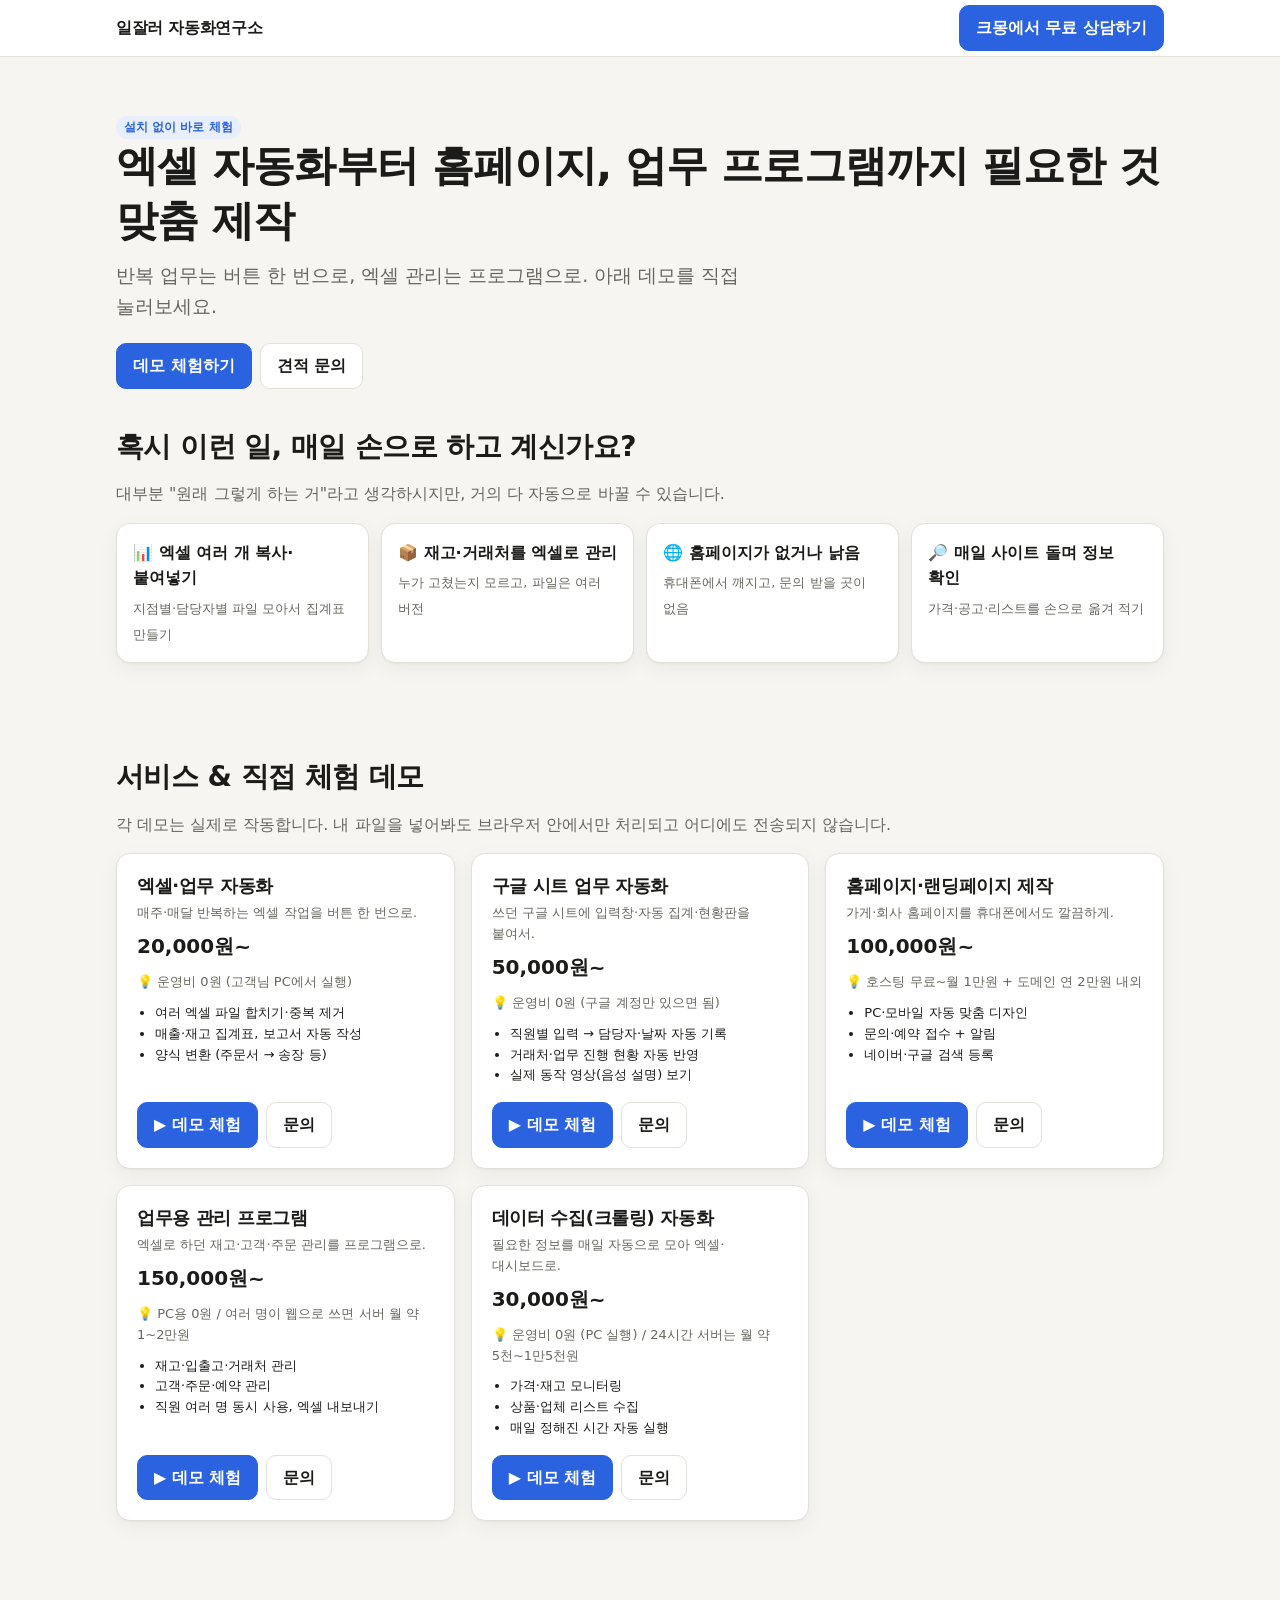
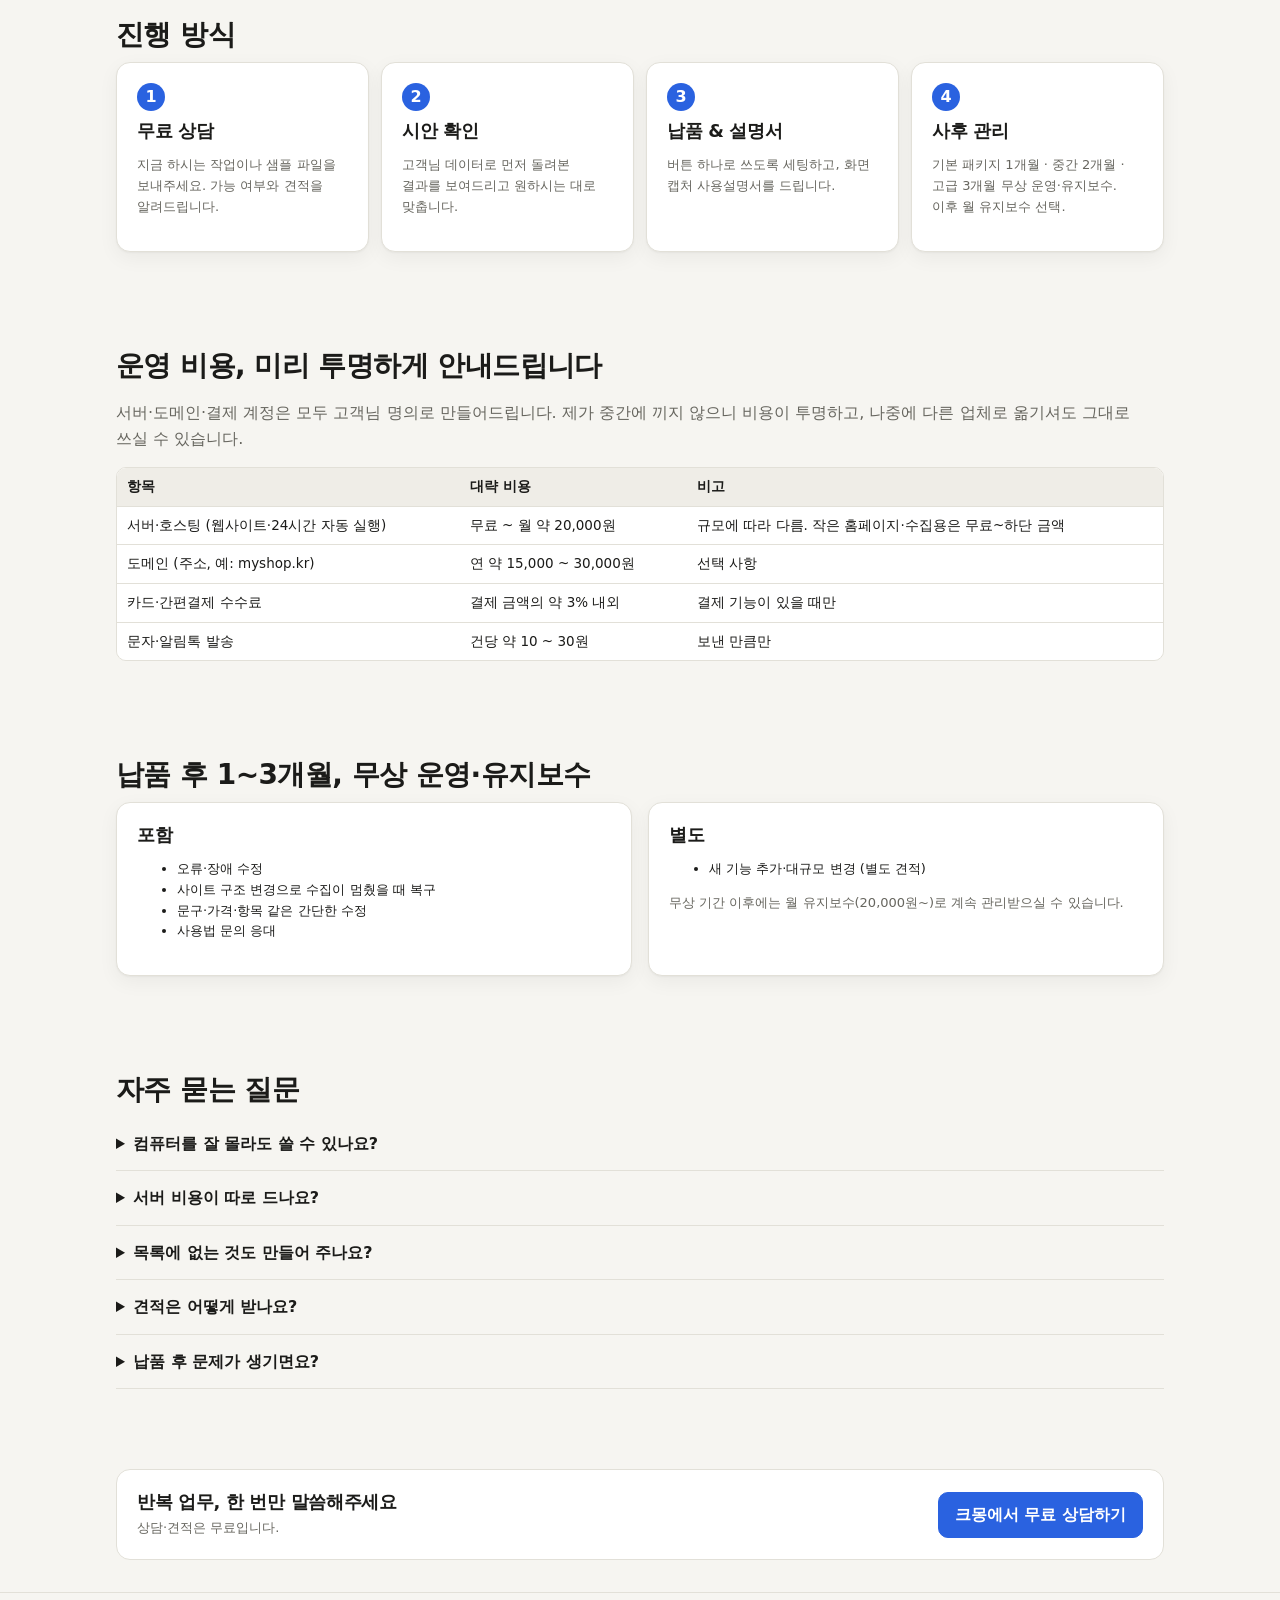
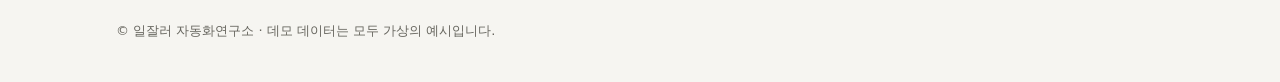
<file: index.html>
<!doctype html>
<html lang="ko">
<head>
<meta charset="utf-8">
<meta name="viewport" content="width=device-width, initial-scale=1">
<title>업무 자동화 포트폴리오</title>
<meta name="description" content="엑셀·주문 처리, 데이터 수집, 예약 웹페이지 자동화 — 직접 체험해보는 데모">
<link rel="stylesheet" href="assets/style.css">
<style>
  .hero { padding: 56px 0 32px; }
  .hero p.lead { font-size: clamp(16px, 2.2vw, 19px); color: var(--muted); max-width: 640px; margin: 0 0 22px; }
  .pain { display: grid; grid-template-columns: repeat(auto-fit, minmax(220px, 1fr)); gap: 12px; }
  .pain .card { padding: 16px; }
  .pain b { display: block; margin-bottom: 4px; }
  .svc .price { font-size: 20px; font-weight: 800; margin: 6px 0 10px; }
  .svc ul { padding-left: 18px; margin: 10px 0 16px; }
  .svc { display: flex; flex-direction: column; }
  .svc .actions { margin-top: auto; display: flex; gap: 8px; flex-wrap: wrap; }
  .steps { counter-reset: s; display: grid; grid-template-columns: repeat(auto-fit, minmax(200px, 1fr)); gap: 12px; }
  .steps .card::before { counter-increment: s; content: counter(s); display: inline-grid; place-items: center; width: 28px; height: 28px; border-radius: 50%; background: var(--accent); color: var(--accent-ink); font-weight: 800; margin-bottom: 8px; }
  details { border-bottom: 1px solid var(--border); padding: 14px 0; }
  summary { font-weight: 700; cursor: pointer; }
  details p { margin: 8px 0 0; color: var(--muted); }
</style>
</head>
<body>
<header class="top"><div class="wrap">
  <a class="logo" href="index.html" data-brand></a>
  <a class="btn primary" data-kmong data-contact-text></a>
</div></header>

<main class="wrap">
  <div class="hero">
    <span class="badge">설치 없이 바로 체험</span>
    <h1 id="tagline"></h1>
    <p class="lead" id="subTagline"></p>
    <div class="row">
      <a class="btn primary" href="#services">데모 체험하기</a>
      <a class="btn" data-kmong>견적 문의</a>
    </div>
  </div>

  <section style="padding-top:8px">
    <h2>혹시 이런 일, 매일 손으로 하고 계신가요?</h2>
    <p class="muted">대부분 "원래 그렇게 하는 거"라고 생각하시지만, 거의 다 자동으로 바꿀 수 있습니다.</p>
    <div class="pain">
      <div class="card"><b>📊 엑셀 여러 개 복사·붙여넣기</b><span class="muted small">지점별·담당자별 파일 모아서 집계표 만들기</span></div>
      <div class="card"><b>📦 재고·거래처를 엑셀로 관리</b><span class="muted small">누가 고쳤는지 모르고, 파일은 여러 버전</span></div>
      <div class="card"><b>🌐 홈페이지가 없거나 낡음</b><span class="muted small">휴대폰에서 깨지고, 문의 받을 곳이 없음</span></div>
      <div class="card"><b>🔎 매일 사이트 돌며 정보 확인</b><span class="muted small">가격·공고·리스트를 손으로 옮겨 적기</span></div>
    </div>
  </section>

  <section id="services">
    <h2>서비스 & 직접 체험 데모</h2>
    <p class="muted">각 데모는 실제로 작동합니다. 내 파일을 넣어봐도 브라우저 안에서만 처리되고 어디에도 전송되지 않습니다.</p>
    <div class="grid c3" id="svcList"></div>
  </section>

  <section>
    <h2>진행 방식</h2>
    <div class="steps">
      <div class="card"><h3>무료 상담</h3><p class="muted small">지금 하시는 작업이나 샘플 파일을 보내주세요. 가능 여부와 견적을 알려드립니다.</p></div>
      <div class="card"><h3>시안 확인</h3><p class="muted small">고객님 데이터로 먼저 돌려본 결과를 보여드리고 원하시는 대로 맞춥니다.</p></div>
      <div class="card"><h3>납품 & 설명서</h3><p class="muted small">버튼 하나로 쓰도록 세팅하고, 화면 캡처 사용설명서를 드립니다.</p></div>
      <div class="card"><h3>사후 관리</h3><p class="muted small" id="aftercareShort"></p></div>
    </div>
  </section>

  <section>
    <h2>운영 비용, 미리 투명하게 안내드립니다</h2>
    <p class="muted" id="costNote"></p>
    <div id="costTable"></div>
  </section>

  <section>
    <h2>납품 후 <span id="acMonths"></span>개월, 무상 운영·유지보수</h2>
    <div class="grid c2">
      <div class="card"><h3>포함</h3><ul class="small" id="acIn"></ul></div>
      <div class="card"><h3>별도</h3><ul class="small" id="acOut"></ul><p class="muted small" id="acAfter"></p></div>
    </div>
  </section>

  <section>
    <h2>자주 묻는 질문</h2>
    <div id="faq"></div>
  </section>

  <div class="cta-bar">
    <div><h3 style="margin:0">반복 업무, 한 번만 말씀해주세요</h3><span class="muted small">상담·견적은 무료입니다.</span></div>
    <a class="btn primary" data-kmong data-contact-text></a>
  </div>
</main>

<footer><div class="wrap">© <span data-brand></span> · 데모 데이터는 모두 가상의 예시입니다.</div></footer>

<script src="config.js"></script>
<script src="assets/common.js"></script>
<script>
  const S = window.SITE;
  document.getElementById("tagline").textContent = S.tagline;
  document.getElementById("subTagline").textContent = S.subTagline;
  document.getElementById("svcList").innerHTML = S.services.map((s) => `
    <div class="card svc">
      <h3>${U.esc(s.name)}</h3>
      <div class="muted small">${U.esc(s.desc)}</div>
      <div class="price">${U.esc(s.price)}</div>
      <div class="small muted">💡 ${U.esc(s.runCost || "")}</div>
      <ul class="small">${s.items.map((i) => `<li>${U.esc(i)}</li>`).join("")}</ul>
      <div class="actions">
        <a class="btn primary" href="${U.esc(s.demo)}">▶ 데모 체험</a>
        <a class="btn" href="${U.esc(S.kmongUrl)}" target="_blank" rel="noopener">문의</a>
      </div>
    </div>`).join("");
  const ac = S.aftercare;
  document.getElementById("aftercareShort").textContent = `${ac.detail} 무상 운영·유지보수. 이후 월 유지보수 선택.`;
  document.getElementById("acMonths").textContent = ac.months;
  document.getElementById("acIn").innerHTML = ac.included.map((i) => `<li>${U.esc(i)}</li>`).join("");
  document.getElementById("acOut").innerHTML = ac.excluded.map((i) => `<li>${U.esc(i)}</li>`).join("");
  document.getElementById("acAfter").textContent = ac.after;
  document.getElementById("costNote").textContent = S.costNote;
  document.getElementById("costTable").innerHTML = U.table(["항목", "대략 비용", "비고"], S.costs);
  const faq = [...S.faq, ["납품 후 문제가 생기면요?", `패키지에 따라 ${ac.detail} 동안 오류 수정과 수시 관리를 무상으로 해드립니다. ${ac.after}`]];
  document.getElementById("faq").innerHTML = faq
    .map(([q, a]) => `<details><summary>${U.esc(q)}</summary><p>${U.esc(a)}</p></details>`).join("");
</script>
</body>
</html>
</file>
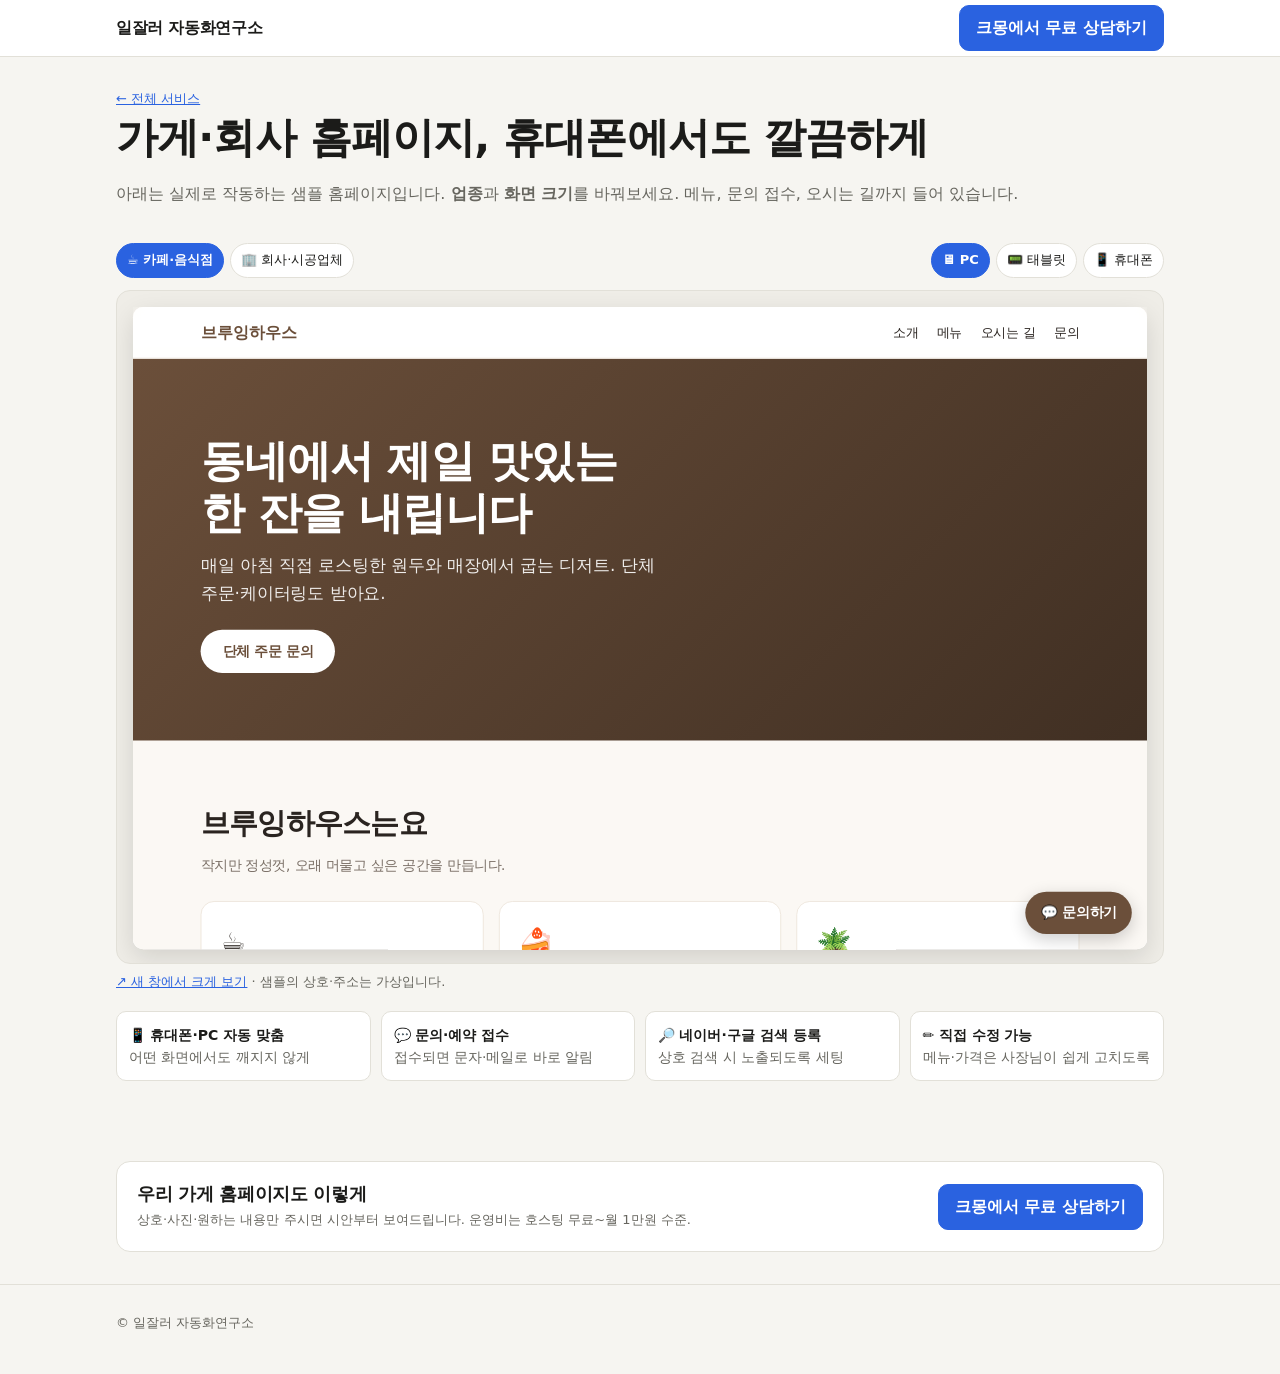
<file: demo-homepage.html>
<!doctype html>
<html lang="ko">
<head>
<meta charset="utf-8">
<meta name="viewport" content="width=device-width, initial-scale=1">
<title>홈페이지 제작 샘플</title>
<link rel="stylesheet" href="assets/style.css">
<style>
  .viewer { background: var(--surface-2); border: 1px solid var(--border); border-radius: var(--radius); padding: 16px; overflow: hidden; }
  .stage { margin: 0 auto; transform-origin: top left; }
  .frame { background: #fff; border-radius: 12px; overflow: hidden; box-shadow: 0 10px 30px rgba(0,0,0,.12); }
  .frame.phone { border: 10px solid #1b1b19; border-radius: 30px; }
  iframe { display: block; border: 0; background: #fff; }
  .checks { display: grid; grid-template-columns: repeat(auto-fit, minmax(200px, 1fr)); gap: 10px; margin-top: 18px; }
  .checks div { background: var(--surface); border: 1px solid var(--border); border-radius: 10px; padding: 12px; font-size: 14px; }
</style>
</head>
<body>
<header class="top"><div class="wrap">
  <a class="logo" href="index.html" data-brand></a>
  <a class="btn primary" data-kmong data-contact-text></a>
</div></header>

<main class="wrap">
  <div class="demo-head">
    <a href="index.html" class="small">← 전체 서비스</a>
    <h1>가게·회사 홈페이지, 휴대폰에서도 깔끔하게</h1>
    <p class="muted">아래는 실제로 작동하는 샘플 홈페이지입니다. <b>업종</b>과 <b>화면 크기</b>를 바꿔보세요. 메뉴, 문의 접수, 오시는 길까지 들어 있습니다.</p>
  </div>

  <section style="padding-top:12px">
    <div class="row" style="justify-content:space-between;margin-bottom:12px">
      <div class="chips" id="types"></div>
      <div class="chips" id="sizes"></div>
    </div>
    <div class="viewer" id="viewer"><div class="stage" id="stage"><div class="frame" id="frame"><iframe id="ifr" title="샘플 홈페이지"></iframe></div></div></div>
    <p class="small muted" style="margin-top:8px"><a id="openNew" target="_blank" rel="noopener">↗ 새 창에서 크게 보기</a> · 샘플의 상호·주소는 가상입니다.</p>

    <div class="checks">
      <div>📱 <b>휴대폰·PC 자동 맞춤</b><br><span class="muted">어떤 화면에서도 깨지지 않게</span></div>
      <div>💬 <b>문의·예약 접수</b><br><span class="muted">접수되면 문자·메일로 바로 알림</span></div>
      <div>🔎 <b>네이버·구글 검색 등록</b><br><span class="muted">상호 검색 시 노출되도록 세팅</span></div>
      <div>✏️ <b>직접 수정 가능</b><br><span class="muted">메뉴·가격은 사장님이 쉽게 고치도록</span></div>
    </div>
  </section>

  <div class="cta-bar">
    <div><h3 style="margin:0">우리 가게 홈페이지도 이렇게</h3><span class="muted small">상호·사진·원하는 내용만 주시면 시안부터 보여드립니다. 운영비는 호스팅 무료~월 1만원 수준.</span></div>
    <a class="btn primary" data-kmong data-contact-text></a>
  </div>
</main>
<footer><div class="wrap">© <span data-brand></span></div></footer>

<script src="config.js"></script>
<script src="assets/common.js"></script>
<script>
const TYPES = [["cafe", "☕ 카페·음식점"], ["biz", "🏢 회사·시공업체"]];
const SIZES = [["pc", "🖥 PC", 1200, 760], ["tablet", "📟 태블릿", 768, 900], ["phone", "📱 휴대폰", 375, 720]];
const v = { type: "cafe", size: "pc" };
function render() {
  const [, , w, h] = SIZES.find((s) => s[0] === v.size);
  const url = `samples/site.html?type=${v.type}`;
  if (ifr.getAttribute("src") !== url) ifr.src = url;
  openNew.href = url;
  ifr.style.width = w + "px"; ifr.style.height = h + "px";
  frame.className = "frame" + (v.size === "phone" ? " phone" : "");
  // 화면보다 넓으면 비율 그대로 축소해서 보여준다
  const outer = w + (v.size === "phone" ? 20 : 0);
  const scale = Math.min(1, (viewer.clientWidth - 32) / outer);
  stage.style.width = outer + "px";
  stage.style.transform = `scale(${scale})`;
  stage.style.marginLeft = Math.max(0, (viewer.clientWidth - 32 - outer * scale) / 2) + "px";
  viewer.style.height = (h + (v.size === "phone" ? 20 : 0)) * scale + 32 + "px";
  types.innerHTML = TYPES.map(([k, l]) => `<button class="chip ${v.type === k ? "on" : ""}" data-type="${k}">${l}</button>`).join("");
  sizes.innerHTML = SIZES.map(([k, l]) => `<button class="chip ${v.size === k ? "on" : ""}" data-size="${k}">${l}</button>`).join("");
  types.querySelectorAll("[data-type]").forEach((b) => (b.onclick = () => { v.type = b.dataset.type; render(); }));
  sizes.querySelectorAll("[data-size]").forEach((b) => (b.onclick = () => { v.size = b.dataset.size; render(); }));
}
addEventListener("resize", render);
render();
</script>
</body>
</html>
</file>
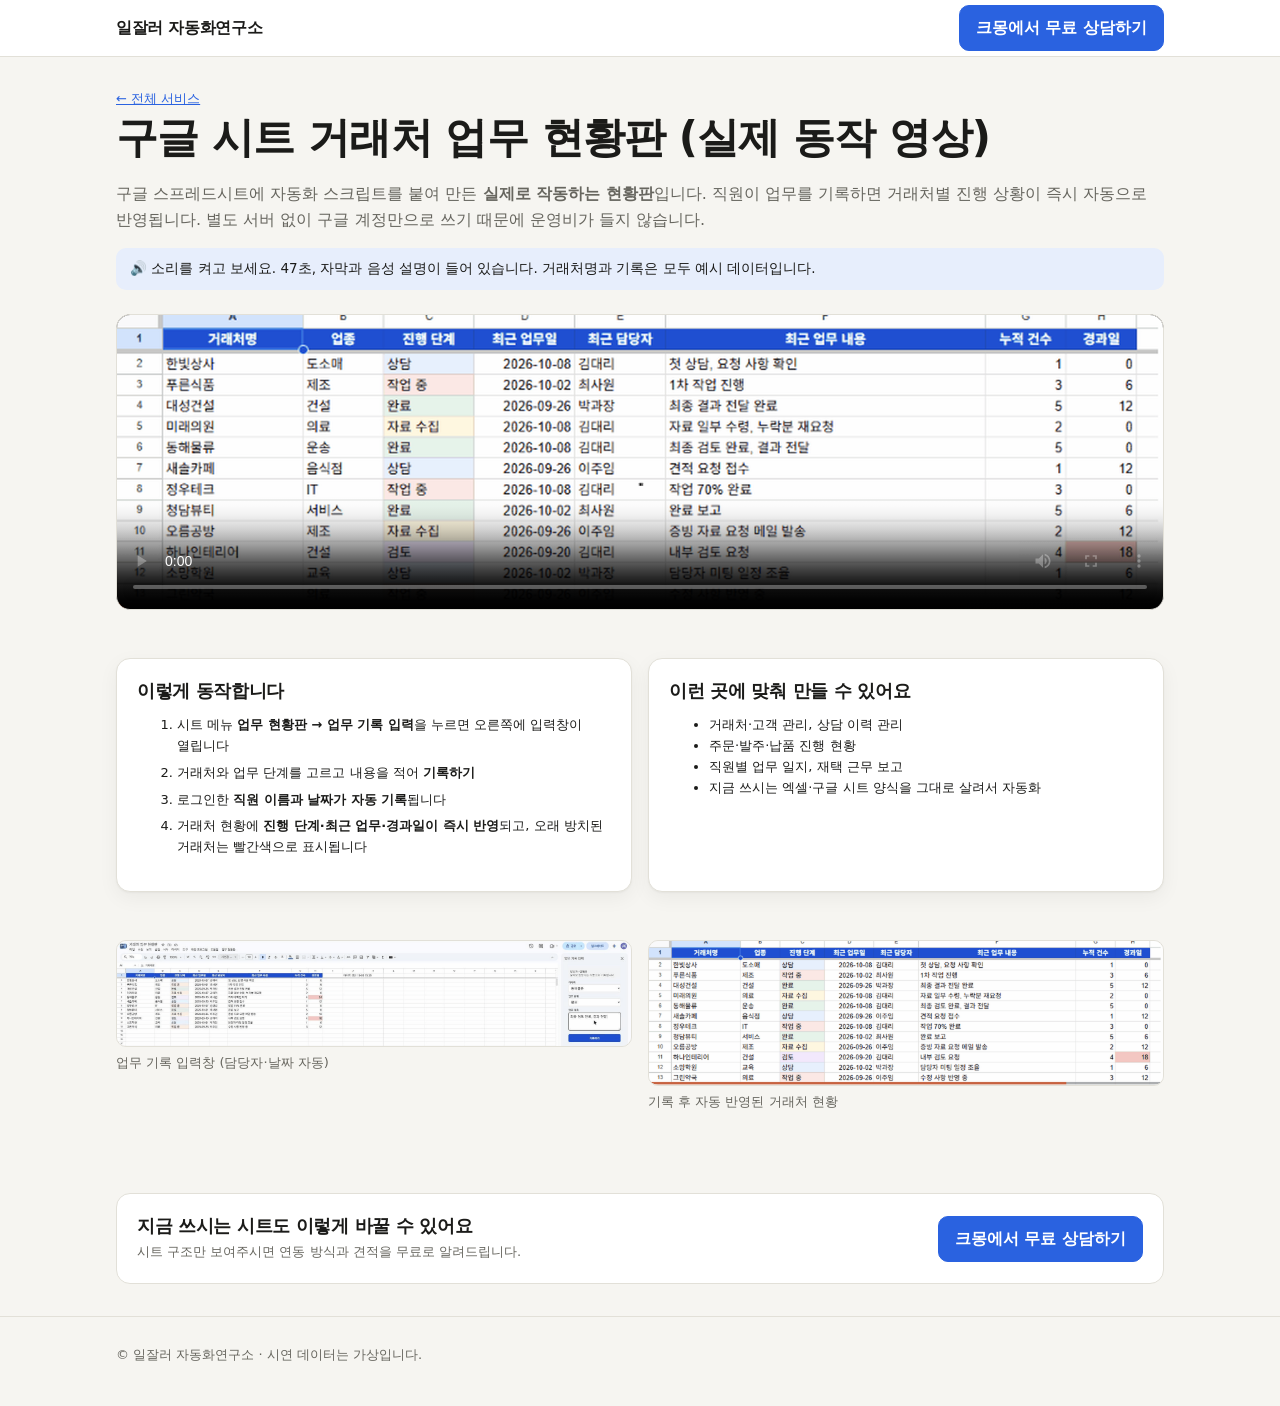
<file: demo-sheet.html>
<!doctype html>
<html lang="ko">
<head>
<meta charset="utf-8">
<meta name="viewport" content="width=device-width, initial-scale=1">
<title>구글 시트 업무 현황판</title>
<link rel="stylesheet" href="assets/style.css">
<style>
  video { width: 100%; border-radius: var(--radius); border: 1px solid var(--border); background: #000; display: block; }
  .shots img { width: 100%; border-radius: 10px; border: 1px solid var(--border); display: block; }
  .shots figcaption { font-size: 13px; color: var(--muted); margin-top: 6px; }
  ol.flow li { margin: 6px 0; }
</style>
</head>
<body>
<header class="top"><div class="wrap">
  <a class="logo" href="index.html" data-brand></a>
  <a class="btn primary" data-kmong data-contact-text></a>
</div></header>

<main class="wrap">
  <div class="demo-head">
    <a href="index.html" class="small">← 전체 서비스</a>
    <h1>구글 시트 거래처 업무 현황판 (실제 동작 영상)</h1>
    <p class="muted">구글 스프레드시트에 자동화 스크립트를 붙여 만든 <b>실제로 작동하는 현황판</b>입니다. 직원이 업무를 기록하면 거래처별 진행 상황이 즉시 자동으로 반영됩니다. 별도 서버 없이 구글 계정만으로 쓰기 때문에 운영비가 들지 않습니다.</p>
    <div class="notice">🔊 소리를 켜고 보세요. 47초, 자막과 음성 설명이 들어 있습니다. 거래처명과 기록은 모두 예시 데이터입니다.</div>
  </div>

  <section style="padding-top:16px">
    <video src="assets/shots/sheet_demo.mp4" controls playsinline preload="metadata" poster="assets/shots/sheet_result.png"></video>
  </section>

  <section style="padding-top:0">
    <div class="grid c2">
      <div class="card">
        <h3>이렇게 동작합니다</h3>
        <ol class="flow small">
          <li>시트 메뉴 <b>업무 현황판 → 업무 기록 입력</b>을 누르면 오른쪽에 입력창이 열립니다</li>
          <li>거래처와 업무 단계를 고르고 내용을 적어 <b>기록하기</b></li>
          <li>로그인한 <b>직원 이름과 날짜가 자동 기록</b>됩니다</li>
          <li>거래처 현황에 <b>진행 단계·최근 업무·경과일이 즉시 반영</b>되고, 오래 방치된 거래처는 빨간색으로 표시됩니다</li>
        </ol>
      </div>
      <div class="card">
        <h3>이런 곳에 맞춰 만들 수 있어요</h3>
        <ul class="small">
          <li>거래처·고객 관리, 상담 이력 관리</li>
          <li>주문·발주·납품 진행 현황</li>
          <li>직원별 업무 일지, 재택 근무 보고</li>
          <li>지금 쓰시는 엑셀·구글 시트 양식을 그대로 살려서 자동화</li>
        </ul>
      </div>
    </div>
  </section>

  <section style="padding-top:0" class="shots">
    <div class="grid c2">
      <figure style="margin:0"><img src="assets/shots/sheet_input.png" alt="업무 기록 입력창"><figcaption>업무 기록 입력창 (담당자·날짜 자동)</figcaption></figure>
      <figure style="margin:0"><img src="assets/shots/sheet_result.png" alt="자동 반영된 거래처 현황"><figcaption>기록 후 자동 반영된 거래처 현황</figcaption></figure>
    </div>
  </section>

  <div class="cta-bar">
    <div><h3 style="margin:0">지금 쓰시는 시트도 이렇게 바꿀 수 있어요</h3><span class="muted small">시트 구조만 보여주시면 연동 방식과 견적을 무료로 알려드립니다.</span></div>
    <a class="btn primary" data-kmong data-contact-text></a>
  </div>
</main>
<footer><div class="wrap">© <span data-brand></span> · 시연 데이터는 가상입니다.</div></footer>
<script src="config.js"></script>
<script src="assets/common.js"></script>
</body>
</html>
</file>
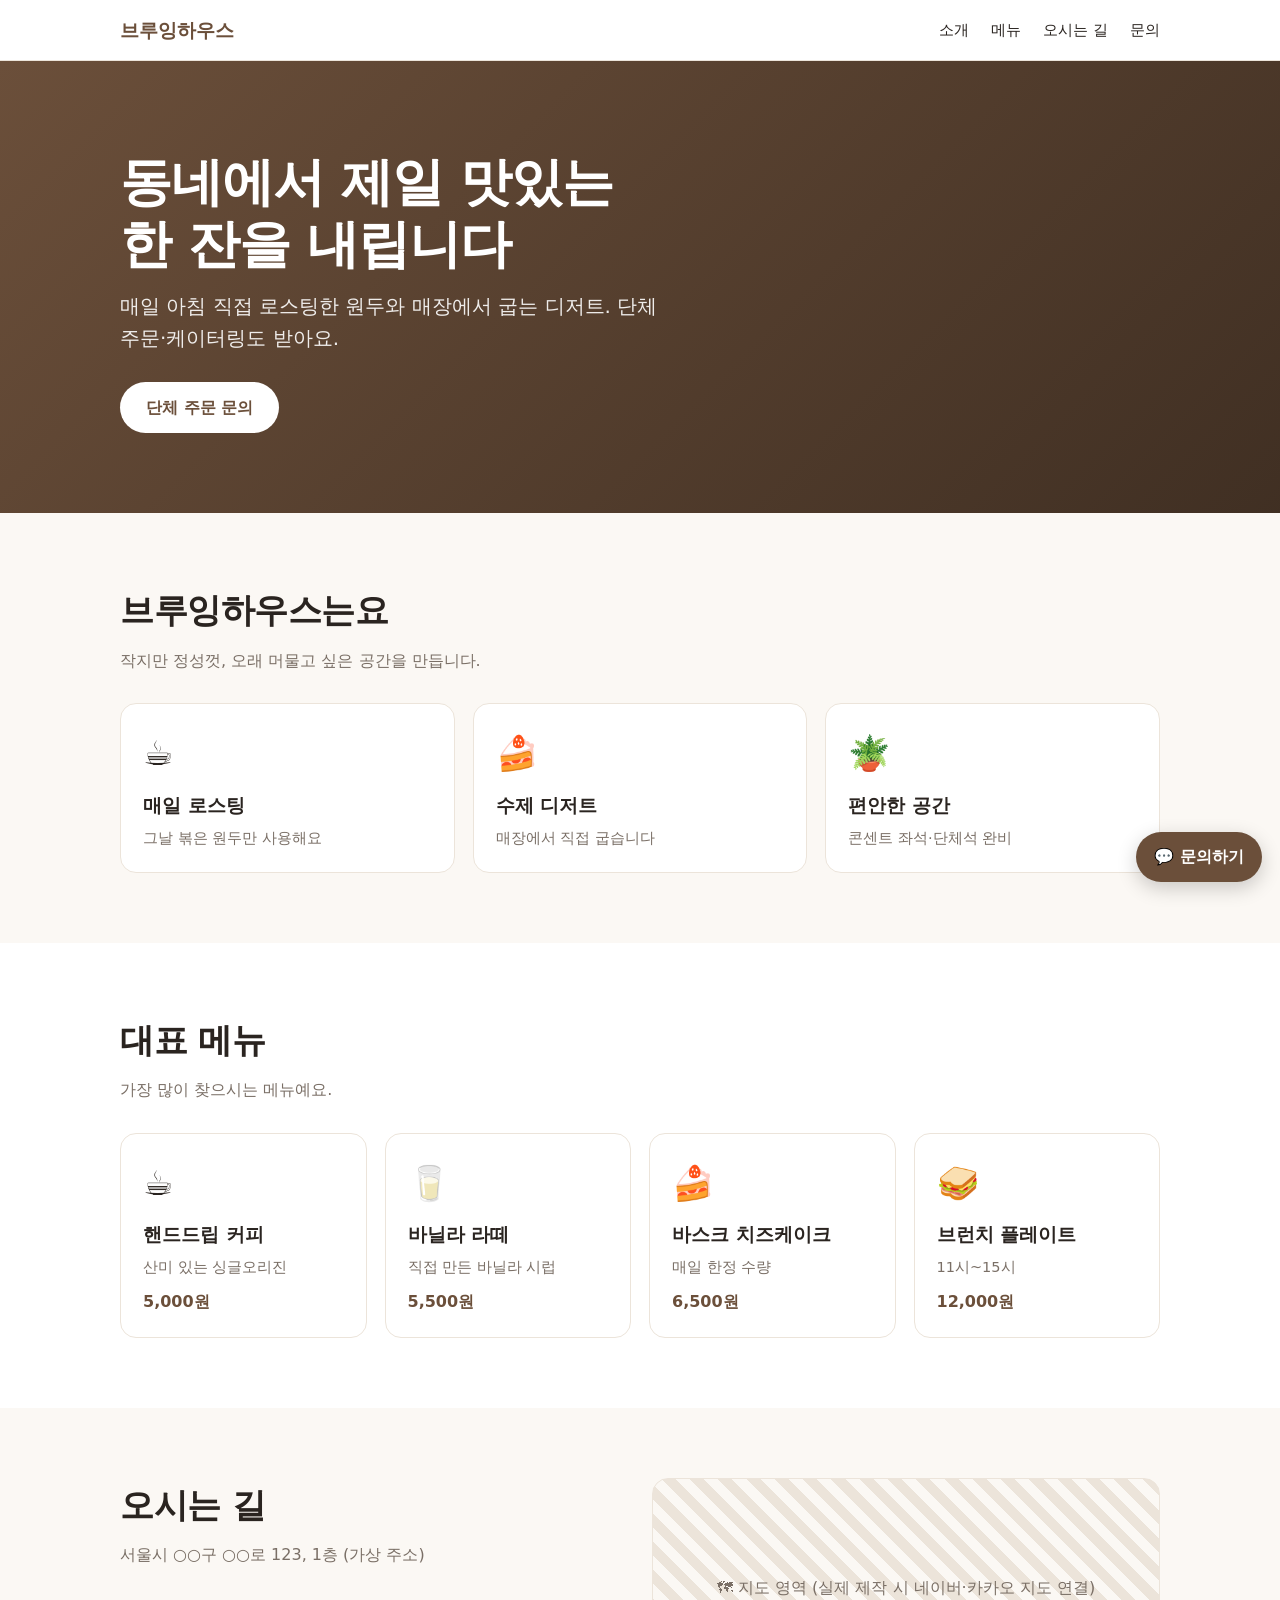
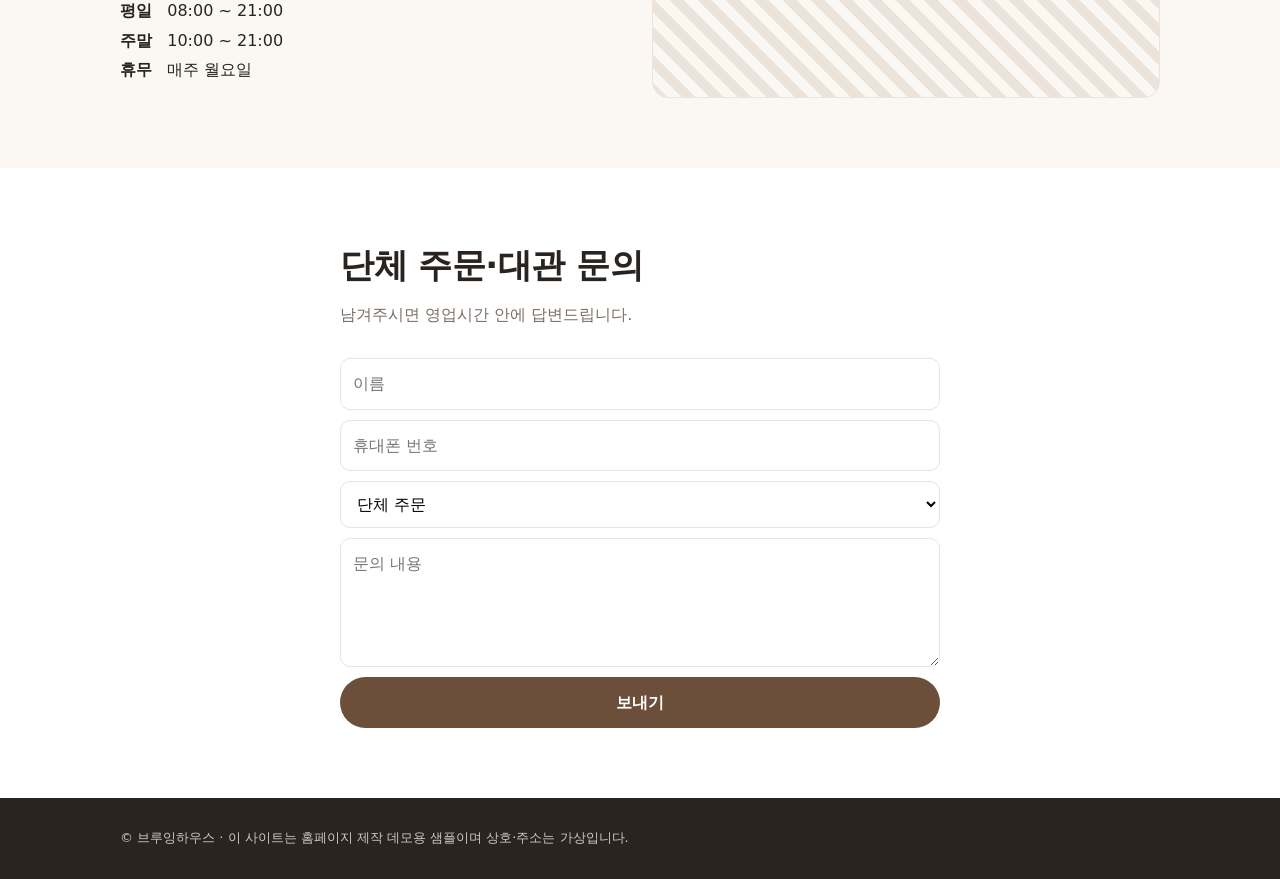
<file: samples/site.html>
<!doctype html>
<html lang="ko">
<head>
<meta charset="utf-8">
<meta name="viewport" content="width=device-width, initial-scale=1">
<title>샘플 홈페이지</title>
<!-- 홈페이지 제작 데모용 샘플 사이트. ?type=cafe | biz 로 업종 전환. 모든 상호·주소는 가상 -->
<style>
  :root { --main: #6b4f3a; --main-ink: #fff; --bg: #fbf8f4; --text: #2a2420; --muted: #7a6f66; --card: #fff; --line: #ece4da; }
  body.biz { --main: #1f4fd1; --bg: #f6f8fc; --text: #16203a; --muted: #5d6680; --line: #e1e6f0; }
  * { box-sizing: border-box; }
  body { margin: 0; font-family: "Pretendard","Malgun Gothic",system-ui,sans-serif; background: var(--bg); color: var(--text); line-height: 1.6; word-break: keep-all; }
  a { color: inherit; }
  .wrap { max-width: 1080px; margin: 0 auto; padding: 0 20px; }
  nav { position: sticky; top: 0; background: rgba(255,255,255,.92); backdrop-filter: blur(6px); border-bottom: 1px solid var(--line); z-index: 5; }
  nav .wrap { display: flex; align-items: center; justify-content: space-between; height: 60px; }
  nav b { font-size: 19px; color: var(--main); }
  nav .links { display: flex; gap: 22px; font-size: 15px; }
  nav .links a { text-decoration: none; }
  .menu-btn { display: none; background: none; border: 0; font-size: 24px; cursor: pointer; }
  @media (max-width: 700px) { nav .links { display: none; } nav .links.open { display: flex; position: absolute; top: 60px; left: 0; right: 0; flex-direction: column; background: #fff; padding: 16px 20px; border-bottom: 1px solid var(--line); } .menu-btn { display: block; } }
  .hero { padding: 90px 0 80px; background: linear-gradient(135deg, var(--main), color-mix(in srgb, var(--main) 60%, #000)); color: #fff; }
  .hero h1 { font-size: clamp(30px, 6vw, 52px); margin: 0 0 14px; line-height: 1.2; letter-spacing: -1px; }
  .hero p { font-size: clamp(16px, 2.5vw, 20px); opacity: .9; margin: 0 0 28px; max-width: 560px; }
  .btn { display: inline-block; background: #fff; color: var(--main); padding: 13px 26px; border-radius: 999px; font-weight: 800; text-decoration: none; border: 0; font: inherit; font-weight: 800; cursor: pointer; }
  section { padding: 70px 0; }
  h2 { font-size: clamp(24px, 4vw, 34px); margin: 0 0 10px; letter-spacing: -.5px; }
  .sub { color: var(--muted); margin: 0 0 30px; }
  .grid { display: grid; grid-template-columns: repeat(auto-fit, minmax(220px, 1fr)); gap: 18px; }
  .card { background: var(--card); border: 1px solid var(--line); border-radius: 16px; padding: 22px; }
  .card .ico { font-size: 34px; }
  .card h3 { margin: 10px 0 6px; }
  .card p { margin: 0; color: var(--muted); font-size: 14.5px; }
  .card .price { margin-top: 10px; font-weight: 800; color: var(--main); }
  .info { display: grid; grid-template-columns: 1fr 1fr; gap: 24px; }
  @media (max-width: 700px) { .info { grid-template-columns: 1fr; } }
  .map { background: repeating-linear-gradient(45deg, var(--line) 0 10px, transparent 10px 20px); border-radius: 16px; min-height: 220px; display: grid; place-items: center; color: var(--muted); border: 1px solid var(--line); }
  form { display: grid; gap: 10px; }
  input, textarea, select { font: inherit; padding: 12px; border: 1px solid var(--line); border-radius: 10px; background: #fff; width: 100%; }
  form .btn { background: var(--main); color: var(--main-ink); }
  .done { display: none; background: var(--card); border: 1px solid var(--line); border-radius: 16px; padding: 24px; text-align: center; }
  footer { background: var(--text); color: #cfc8c0; padding: 30px 0; font-size: 13px; }
  .float { position: fixed; right: 18px; bottom: 18px; background: var(--main); color: #fff; border-radius: 999px; padding: 12px 18px; font-weight: 800; box-shadow: 0 6px 20px rgba(0,0,0,.2); text-decoration: none; }
</style>
</head>
<body>
<nav><div class="wrap">
  <b id="name"></b>
  <button class="menu-btn" onclick="document.querySelector('.links').classList.toggle('open')" aria-label="메뉴">☰</button>
  <div class="links"><a href="#about">소개</a><a href="#items" id="navItems"></a><a href="#visit">오시는 길</a><a href="#contact" id="navContact"></a></div>
</div></nav>

<header class="hero"><div class="wrap">
  <h1 id="h1"></h1><p id="lead"></p><a class="btn" href="#contact" id="cta"></a>
</div></header>

<section id="about"><div class="wrap">
  <h2 id="aboutT"></h2><p class="sub" id="aboutS"></p>
  <div class="grid" id="points"></div>
</div></section>

<section id="items" style="background:var(--card)"><div class="wrap">
  <h2 id="itemsT"></h2><p class="sub" id="itemsS"></p>
  <div class="grid" id="itemList"></div>
</div></section>

<section id="visit"><div class="wrap info">
  <div><h2>오시는 길</h2><p class="sub" id="addr"></p><div id="hours"></div></div>
  <div class="map">🗺 지도 영역 (실제 제작 시 네이버·카카오 지도 연결)</div>
</div></section>

<section id="contact" style="background:var(--card)"><div class="wrap" style="max-width:640px">
  <h2 id="formT"></h2><p class="sub">남겨주시면 영업시간 안에 답변드립니다.</p>
  <form id="f">
    <input required placeholder="이름">
    <input required placeholder="휴대폰 번호" inputmode="tel">
    <select id="formSel"></select>
    <textarea rows="4" placeholder="문의 내용"></textarea>
    <button class="btn" type="submit">보내기</button>
  </form>
  <div class="done" id="done"><div style="font-size:36px">✅</div><h3>접수되었습니다</h3><p class="sub" style="margin:0">데모라서 실제로 전송되지는 않아요. 실제 홈페이지에서는 사장님 휴대폰 문자·메일로 바로 알림이 갑니다.</p></div>
</div></section>

<footer><div class="wrap" id="foot"></div></footer>
<a class="float" href="#contact" id="float"></a>

<script>
const DATA = {
  cafe: {
    name: "브루잉하우스", h1: "동네에서 제일 맛있는\n한 잔을 내립니다", lead: "매일 아침 직접 로스팅한 원두와 매장에서 굽는 디저트. 단체 주문·케이터링도 받아요.",
    cta: "단체 주문 문의", navItems: "메뉴", navContact: "문의",
    aboutT: "브루잉하우스는요", aboutS: "작지만 정성껏, 오래 머물고 싶은 공간을 만듭니다.",
    points: [["☕", "매일 로스팅", "그날 볶은 원두만 사용해요"], ["🍰", "수제 디저트", "매장에서 직접 굽습니다"], ["🪴", "편안한 공간", "콘센트 좌석·단체석 완비"]],
    itemsT: "대표 메뉴", itemsS: "가장 많이 찾으시는 메뉴예요.",
    items: [["☕", "핸드드립 커피", "산미 있는 싱글오리진", "5,000원"], ["🥛", "바닐라 라떼", "직접 만든 바닐라 시럽", "5,500원"], ["🍰", "바스크 치즈케이크", "매일 한정 수량", "6,500원"], ["🥪", "브런치 플레이트", "11시~15시", "12,000원"]],
    addr: "서울시 ○○구 ○○로 123, 1층 (가상 주소)", hours: [["평일", "08:00 ~ 21:00"], ["주말", "10:00 ~ 21:00"], ["휴무", "매주 월요일"]],
    formT: "단체 주문·대관 문의", sel: ["단체 주문", "케이터링", "공간 대관", "기타"], float: "💬 문의하기",
  },
  biz: {
    name: "한빛테크", h1: "현장에 맞는\n설비 시공을 약속합니다", lead: "공장·상가 전기·설비 시공 15년. 무료 현장 방문 견적부터 사후 관리까지 책임집니다.",
    cta: "무료 견적 받기", navItems: "시공 분야", navContact: "견적 문의",
    aboutT: "한빛테크를 선택하는 이유", aboutS: "약속한 날짜, 약속한 금액을 지킵니다.",
    points: [["📋", "무료 현장 견적", "방문 후 투명한 견적서 제공"], ["🛠", "직영 시공", "하도급 없이 직접 시공"], ["🔧", "1년 무상 A/S", "시공 후에도 책임집니다"]],
    itemsT: "시공 분야", itemsS: "주요 시공 분야입니다.",
    items: [["⚡", "전기 공사", "분전반·조명·증설", "현장 견적"], ["❄️", "냉난방 설비", "시스템 에어컨 설치", "현장 견적"], ["🚿", "배관 공사", "급배수·누수 보수", "현장 견적"], ["🏭", "공장 설비", "라인 이전·유지보수", "현장 견적"]],
    addr: "경기도 ○○시 ○○로 45 (가상 주소)", hours: [["평일", "09:00 ~ 18:00"], ["토요일", "09:00 ~ 13:00"], ["긴급 출동", "24시간 접수"]],
    formT: "무료 견적 문의", sel: ["전기 공사", "냉난방 설비", "배관 공사", "기타"], float: "📞 견적 문의",
  },
};
const type = new URLSearchParams(location.search).get("type") === "biz" ? "biz" : "cafe";
const D = DATA[type];
document.body.classList.add(type);
document.title = D.name;
const $ = (id) => document.getElementById(id);
["name", "lead", "cta", "navItems", "navContact", "aboutT", "aboutS", "itemsT", "itemsS", "addr", "formT", "float"].forEach((k) => ($(k).textContent = D[k]));
$("h1").innerHTML = D.h1.replace("\n", "<br>");
$("points").innerHTML = D.points.map(([i, t, d]) => `<div class="card"><div class="ico">${i}</div><h3>${t}</h3><p>${d}</p></div>`).join("");
$("itemList").innerHTML = D.items.map(([i, t, d, p]) => `<div class="card"><div class="ico">${i}</div><h3>${t}</h3><p>${d}</p><div class="price">${p}</div></div>`).join("");
$("hours").innerHTML = D.hours.map(([a, b]) => `<p style="margin:4px 0"><b>${a}</b> &nbsp; ${b}</p>`).join("");
$("formSel").innerHTML = D.sel.map((s) => `<option>${s}</option>`).join("");
$("foot").textContent = `© ${D.name} · 이 사이트는 홈페이지 제작 데모용 샘플이며 상호·주소는 가상입니다.`;
$("f").onsubmit = (e) => { e.preventDefault(); $("f").style.display = "none"; $("done").style.display = "block"; };
</script>
</body>
</html>
</file>
<file: assets/style.css>
:root {
  --bg: #f6f5f1; --surface: #ffffff; --surface-2: #efede7; --text: #1b1b19; --muted: #67665f;
  --border: #e2e0d8; --accent: #2a62e0; --accent-ink: #ffffff; --accent-soft: #e7eefc;
  --ok: #1d7f53; --ok-soft: #e3f4ea; --warn: #b94a0c; --warn-soft: #fbeadf; --radius: 14px;
  --shadow: 0 1px 2px rgba(0,0,0,.04), 0 6px 20px rgba(0,0,0,.05);
}
@media (prefers-color-scheme: dark) {
  :root:not([data-theme="light"]) {
    --bg: #131312; --surface: #1c1c1a; --surface-2: #262522; --text: #ecebe5; --muted: #a2a199;
    --border: #33322e; --accent: #6e9cff; --accent-ink: #0c0c0b; --accent-soft: #1d2840;
    --ok: #4cc38a; --ok-soft: #173326; --warn: #f59a5b; --warn-soft: #3a2416; --shadow: none;
  }
}
:root[data-theme="dark"] {
  --bg: #131312; --surface: #1c1c1a; --surface-2: #262522; --text: #ecebe5; --muted: #a2a199;
  --border: #33322e; --accent: #6e9cff; --accent-ink: #0c0c0b; --accent-soft: #1d2840;
  --ok: #4cc38a; --ok-soft: #173326; --warn: #f59a5b; --warn-soft: #3a2416; --shadow: none;
}
* { box-sizing: border-box; }
html { -webkit-text-size-adjust: 100%; }
body {
  margin: 0; background: var(--bg); color: var(--text); line-height: 1.6;
  font-family: "Pretendard", "Apple SD Gothic Neo", "Malgun Gothic", system-ui, sans-serif;
  word-break: keep-all;
}
a { color: var(--accent); }
.wrap { max-width: 1080px; margin: 0 auto; padding: 0 16px; }
header.top { border-bottom: 1px solid var(--border); background: var(--surface); position: sticky; top: 0; z-index: 10; }
header.top .wrap { display: flex; align-items: center; justify-content: space-between; gap: 12px; height: 56px; }
.logo { font-weight: 800; color: var(--text); text-decoration: none; letter-spacing: -.02em; }
.btn {
  display: inline-flex; align-items: center; justify-content: center; gap: 6px; border: 1px solid var(--border);
  background: var(--surface); color: var(--text); padding: 9px 16px; border-radius: 10px; font: inherit;
  font-weight: 600; cursor: pointer; text-decoration: none; white-space: nowrap;
}
.btn:hover { background: var(--surface-2); }
.btn.primary { background: var(--accent); color: var(--accent-ink); border-color: var(--accent); }
.btn.primary:hover { filter: brightness(1.05); }
.btn.small { padding: 5px 10px; font-size: 13px; border-radius: 8px; }
.btn:disabled { opacity: .45; cursor: not-allowed; }
h1, h2, h3 { letter-spacing: -.02em; line-height: 1.3; }
h1 { font-size: clamp(26px, 5vw, 42px); margin: 0 0 12px; }
h2 { font-size: clamp(21px, 3.4vw, 28px); margin: 0 0 8px; }
h3 { font-size: 18px; margin: 0 0 6px; }
.muted { color: var(--muted); }
.small { font-size: 13px; }
section { padding: 48px 0; }
.card { background: var(--surface); border: 1px solid var(--border); border-radius: var(--radius); padding: 20px; box-shadow: var(--shadow); }
.grid { display: grid; gap: 16px; }
.grid.c3 { grid-template-columns: repeat(auto-fit, minmax(260px, 1fr)); }
.grid.c2 { grid-template-columns: repeat(auto-fit, minmax(320px, 1fr)); }
.badge { display: inline-block; font-size: 12px; font-weight: 700; padding: 2px 8px; border-radius: 999px; background: var(--accent-soft); color: var(--accent); }
.badge.ok { background: var(--ok-soft); color: var(--ok); }
.badge.warn { background: var(--warn-soft); color: var(--warn); }
.table-wrap { overflow-x: auto; border: 1px solid var(--border); border-radius: 10px; }
table { border-collapse: collapse; width: 100%; font-size: 13.5px; background: var(--surface); }
th, td { padding: 8px 10px; border-bottom: 1px solid var(--border); text-align: left; white-space: nowrap; }
th { background: var(--surface-2); font-weight: 700; position: sticky; top: 0; }
tr:last-child td { border-bottom: 0; }
input, select, textarea {
  font: inherit; color: var(--text); background: var(--surface); border: 1px solid var(--border);
  border-radius: 8px; padding: 8px 10px; width: 100%;
}
label { font-size: 13px; font-weight: 600; display: block; margin: 10px 0 4px; }
.kpis { display: grid; grid-template-columns: repeat(auto-fit, minmax(140px, 1fr)); gap: 12px; }
.kpi { background: var(--surface); border: 1px solid var(--border); border-radius: 12px; padding: 14px; }
.kpi .v { font-size: 22px; font-weight: 800; letter-spacing: -.02em; }
.kpi .l { font-size: 12.5px; color: var(--muted); }
.demo-head { padding: 28px 0 8px; }
.notice { background: var(--accent-soft); color: var(--text); border-radius: 10px; padding: 10px 14px; font-size: 13.5px; }
.row { display: flex; gap: 8px; flex-wrap: wrap; align-items: center; }
.chips { display: flex; gap: 6px; flex-wrap: wrap; }
.chip { border: 1px solid var(--border); background: var(--surface); padding: 6px 10px; border-radius: 999px; cursor: pointer; font: inherit; font-size: 13px; color: var(--text); }
.chip.on { background: var(--accent); border-color: var(--accent); color: var(--accent-ink); font-weight: 700; }
.chip:disabled { opacity: .4; cursor: not-allowed; text-decoration: line-through; }
footer { border-top: 1px solid var(--border); padding: 28px 0 40px; color: var(--muted); font-size: 13px; }
.cta-bar { background: var(--surface); border: 1px solid var(--border); border-radius: var(--radius); padding: 20px; display: flex; gap: 12px; align-items: center; justify-content: space-between; flex-wrap: wrap; margin: 32px 0; }
@media (max-width: 600px) { header.top .btn.primary { padding: 7px 10px; font-size: 13px; } }
</file>
